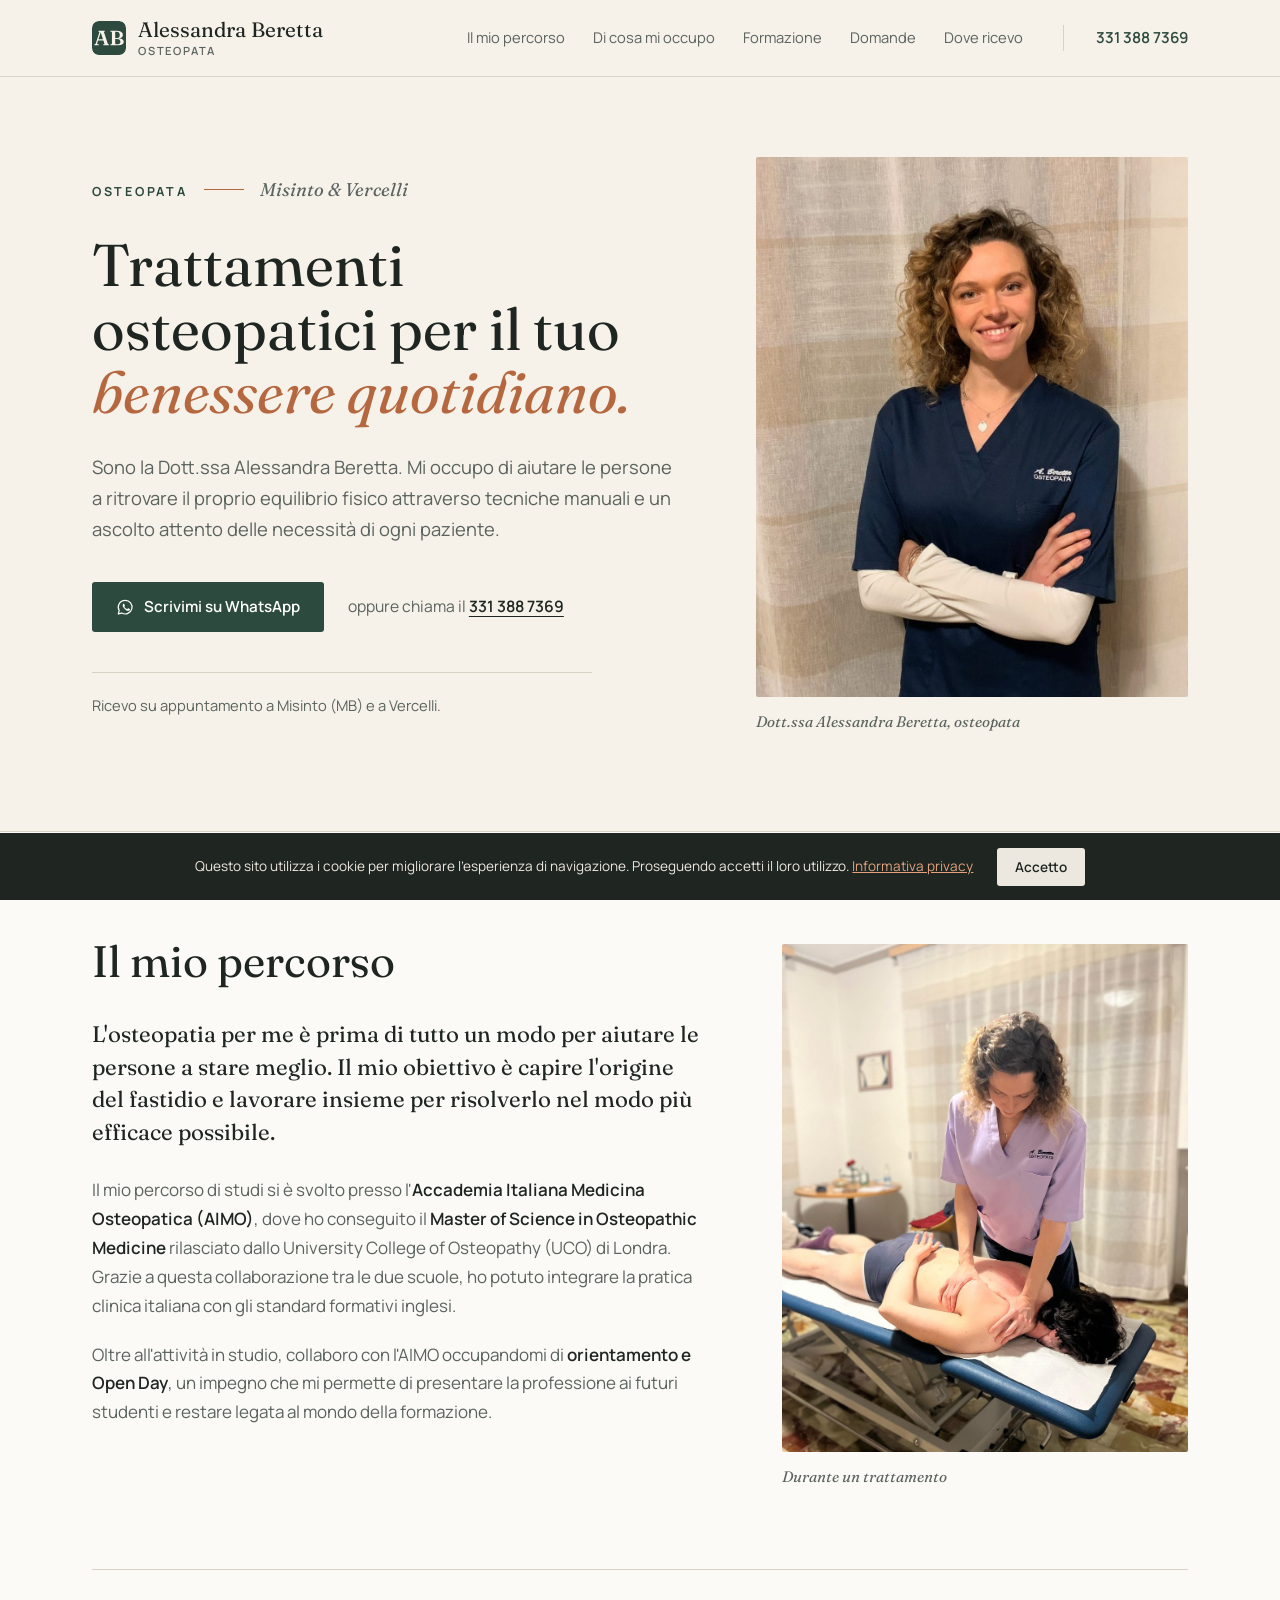
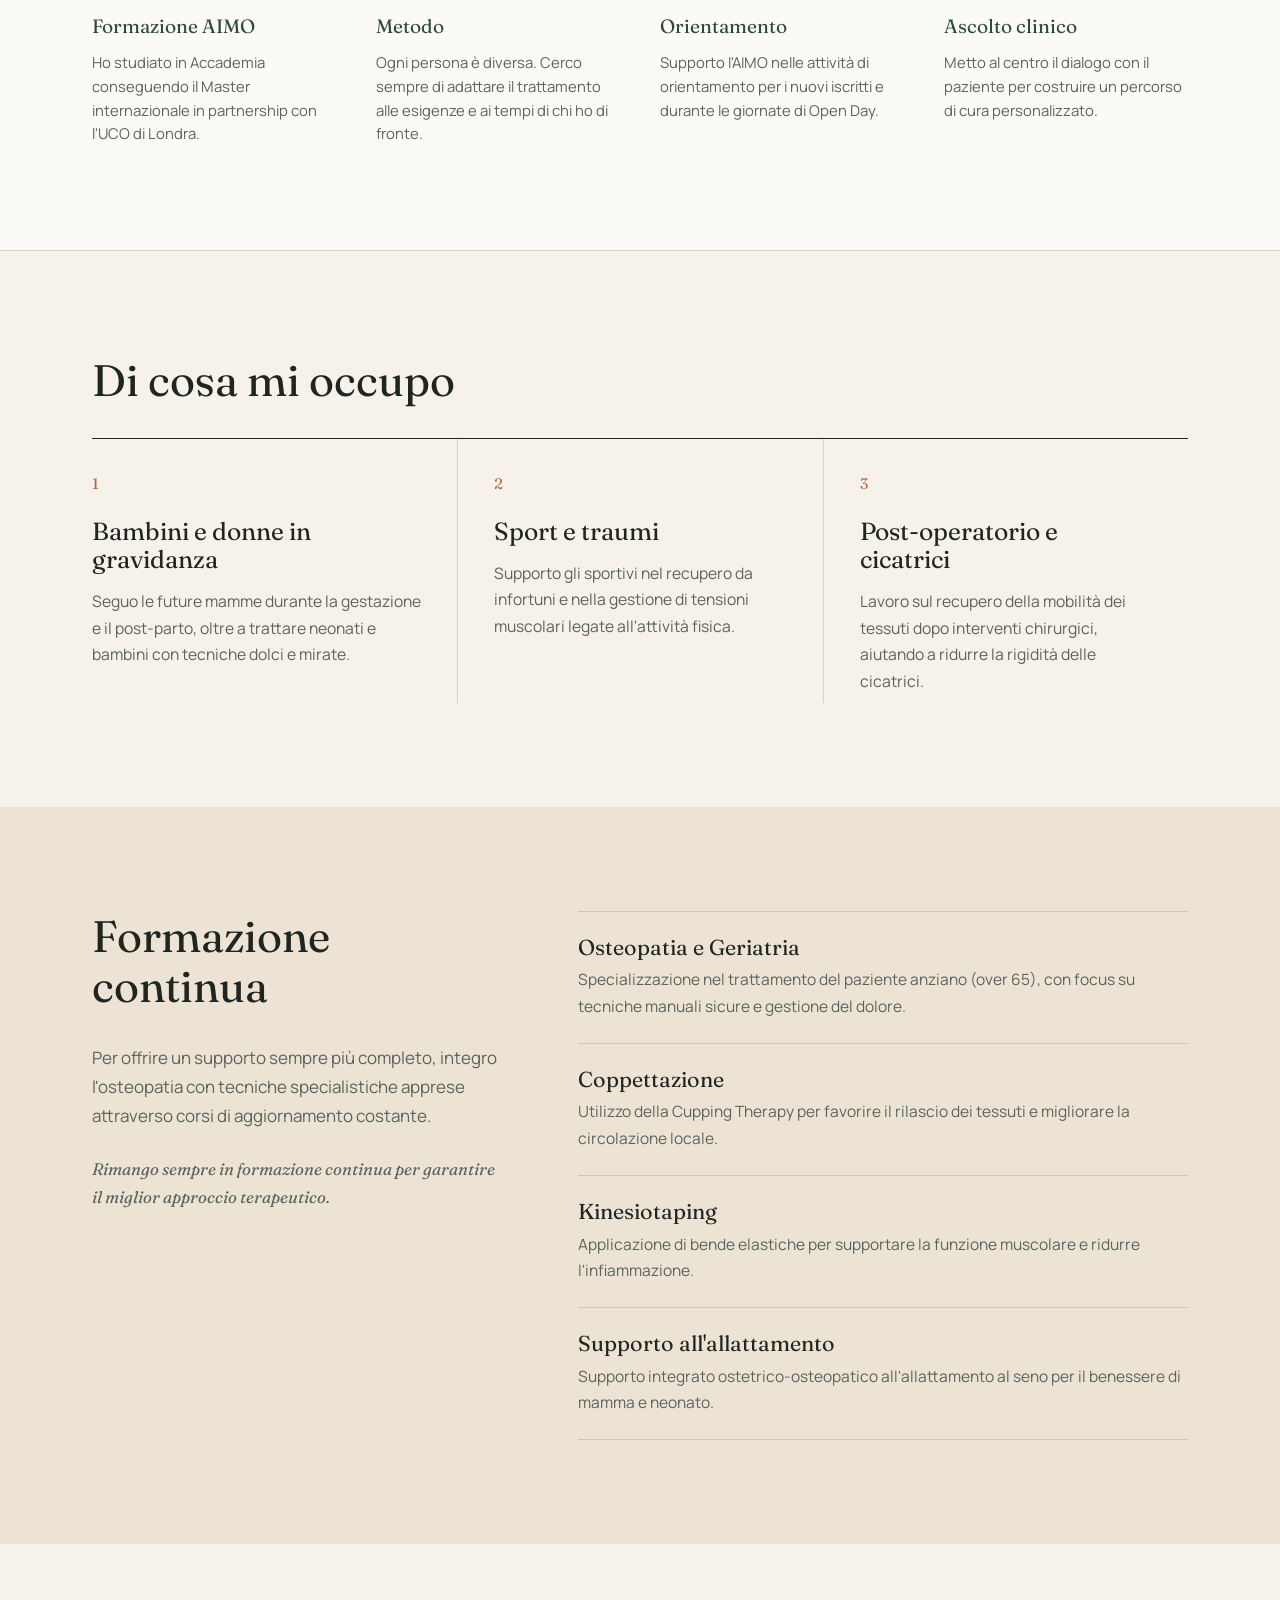
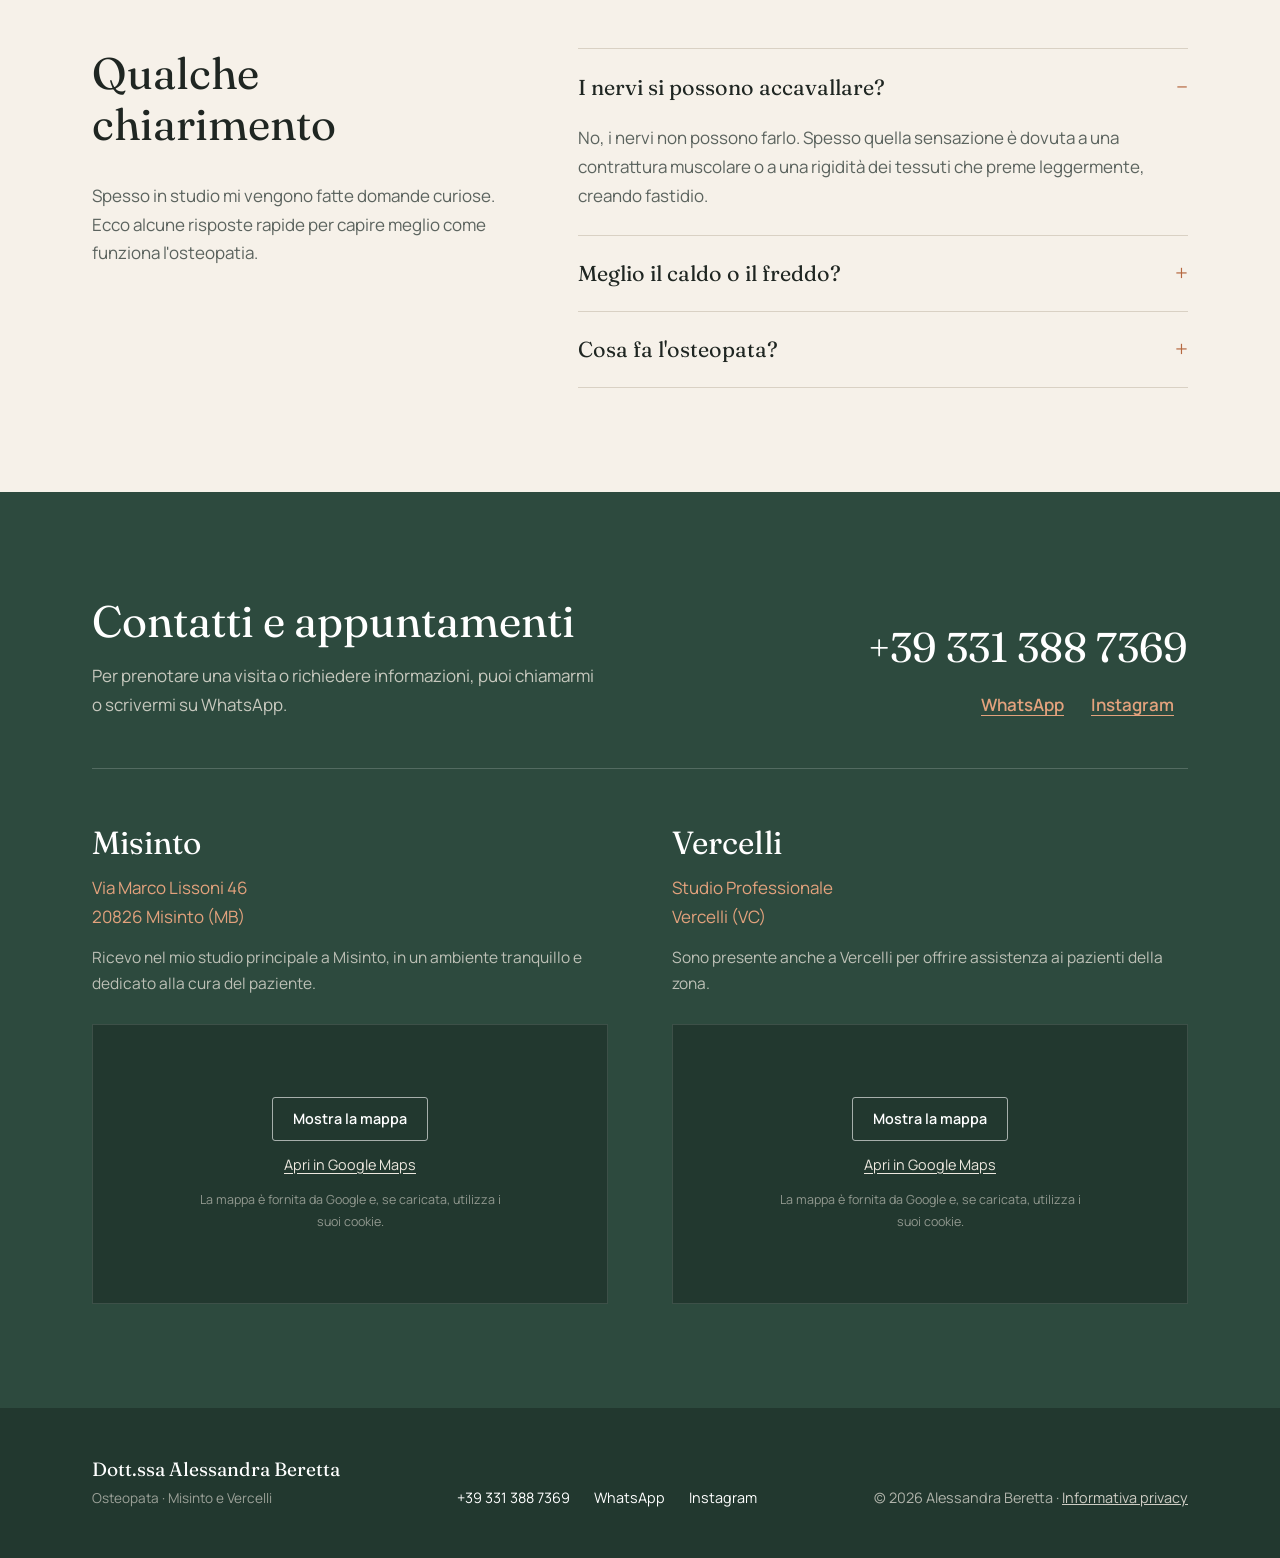
<file: index.html>
<!DOCTYPE html>
<html lang="it">
<head>
    <meta charset="UTF-8">
    <meta name="viewport" content="width=device-width, initial-scale=1.0">
    <title>Dott.ssa Alessandra Beretta | Osteopata Misinto e Vercelli</title>
    <meta name="description" content="Studio di Osteopatia della Dott.ssa Alessandra Beretta. Trattamenti osteopatici personalizzati a Misinto (Monza Brianza) e Vercelli. Specializzata in osteopatia pediatrica, gravidanza, sportivi e post-operatorio.">
    <meta name="keywords" content="Osteopata, Osteopatia, Alessandra Beretta, Dott.ssa Alessandra Beretta, Osteopata Misinto, Osteopata Vercelli, osteopatia pediatrica, gravidanza, sportivi, post-operatorio, benessere, trattamenti osteopatici, Monza Brianza, Vercelli">
    <link rel="icon" href="favicon.ico?v=2" sizes="48x48">
    <link rel="icon" href="favicon.svg" type="image/svg+xml">
    <link rel="apple-touch-icon" href="apple-touch-icon.png">
    <link rel="preconnect" href="https://fonts.googleapis.com">
    <link rel="preconnect" href="https://fonts.gstatic.com" crossorigin>
    <link href="https://fonts.googleapis.com/css2?family=Fraunces:ital,opsz,wght@0,9..144,300..600;1,9..144,300..600&family=Manrope:wght@400;500;600;700&display=swap" rel="stylesheet">
    <meta name="theme-color" content="#F7F2EA">
    <link rel="stylesheet" href="style.css?v=3">

    <!-- Open Graph / Facebook -->
    <meta property="og:type" content="website">
    <meta property="og:url" content="https://www.alessandraberettaosteopata.it/">
    <meta property="og:title" content="Dott.ssa Alessandra Beretta | Osteopata Misinto e Vercelli">
    <meta property="og:description" content="Studio di Osteopatia della Dott.ssa Alessandra Beretta. Trattamenti osteopatici personalizzati a Misinto (Monza Brianza) e Vercelli. Specializzata in osteopatia pediatrica, gravidanza, sportivi e post-operatorio.">
    <meta property="og:image" content="https://www.alessandraberettaosteopata.it/images/trattamento.jpg">

    <!-- Twitter -->
    <meta property="twitter:card" content="summary_large_image">
    <meta property="twitter:url" content="https://www.alessandraberettaosteopata.it/">
    <meta property="twitter:title" content="Dott.ssa Alessandra Beretta | Osteopata Misinto e Vercelli">
    <meta property="twitter:description" content="Studio di Osteopatia della Dott.ssa Alessandra Beretta. Trattamenti osteopatici personalizzati a Misinto (Monza Brianza) e Vercelli. Specializzata in osteopatia pediatrica, gravidanza, sportivi e post-operatorio.">
    <meta property="twitter:image" content="https://www.alessandraberettaosteopata.it/images/trattamento.jpg">

    <!-- JSON-LD Local SEO Schema -->
    <script type="application/ld+json">
    {
      "@context": "https://schema.org",
      "@graph": [
        {
          "@type": "Person",
          "@id": "https://www.alessandraberettaosteopata.it/#person",
          "name": "Dott.ssa Alessandra Beretta",
          "jobTitle": "Osteopata",
          "url": "https://www.alessandraberettaosteopata.it/",
          "image": "https://www.alessandraberettaosteopata.it/images/trattamento.jpg",
          "telephone": "+393313887369",
          "sameAs": [
            "https://instagram.com/osteopata_alessandraberetta"
          ],
          "alumniOf": {
            "@type": "EducationalOrganization",
            "name": "Accademia Italiana Medicina Osteopatica (AIMO)",
            "sameAs": "https://www.aimo-osteopatia.it/"
          },
          "knowsAbout": [
            "Osteopatia",
            "Osteopatia Pediatrica",
            "Trattamento osteopatico in gravidanza",
            "Osteopatia per sportivi",
            "Trattamento post-operatorio e cicatrici",
            "Osteopatia e Geriatria",
            "Coppettazione",
            "Kinesiotaping",
            "Supporto all'allattamento"
          ]
        },
        {
          "@type": "Physician",
          "@id": "https://www.alessandraberettaosteopata.it/#misinto-clinic",
          "name": "Dott.ssa Alessandra Beretta - Studio di Osteopatia Misinto",
          "description": "Studio di Osteopatia della Dott.ssa Alessandra Beretta a Misinto. Trattamenti osteopatici personalizzati per adulti, neonati, donne in gravidanza, sportivi e post-operatorio.",
          "url": "https://www.alessandraberettaosteopata.it/",
          "telephone": "+393313887369",
          "priceRange": "$$",
          "logo": "https://www.alessandraberettaosteopata.it/images/logo-512.png",
          "image": [
            "https://www.alessandraberettaosteopata.it/images/trattamento.jpg",
            "https://www.alessandraberettaosteopata.it/images/alessandra-beretta.jpg"
          ],
          "medicalSpecialty": "Osteopathic",
          "knowsAbout": [
            "Osteopatia pediatrica",
            "Gravidanza",
            "Sportivi",
            "Post-operatorio e cicatrici",
            "Geriatria",
            "Coppettazione",
            "Kinesiotaping"
          ],
          "address": {
            "@type": "PostalAddress",
            "streetAddress": "Via Marco Lissoni 46",
            "addressLocality": "Misinto",
            "addressRegion": "Monza Brianza",
            "postalCode": "20826",
            "addressCountry": "IT"
          },
          "geo": {
            "@type": "GeoCoordinates",
            "latitude": 45.6583949,
            "longitude": 9.0833246
          },
          "founder": {
            "@id": "https://www.alessandraberettaosteopata.it/#person"
          },
          "employee": {
            "@id": "https://www.alessandraberettaosteopata.it/#person"
          }
        },
        {
          "@type": "Physician",
          "@id": "https://www.alessandraberettaosteopata.it/#vercelli-clinic",
          "name": "Dott.ssa Alessandra Beretta - Studio di Osteopatia Vercelli",
          "description": "Studio Professionale di Osteopatia della Dott.ssa Alessandra Beretta a Vercelli. Trattamenti osteopatici personalizzati per adulti, neonati, donne in gravidanza, sportivi e post-operatorio.",
          "url": "https://www.alessandraberettaosteopata.it/",
          "telephone": "+393313887369",
          "priceRange": "$$",
          "logo": "https://www.alessandraberettaosteopata.it/images/logo-512.png",
          "image": [
            "https://www.alessandraberettaosteopata.it/images/trattamento.jpg",
            "https://www.alessandraberettaosteopata.it/images/alessandra-beretta.jpg"
          ],
          "medicalSpecialty": "Osteopathic",
          "knowsAbout": [
            "Osteopatia pediatrica",
            "Gravidanza",
            "Sportivi",
            "Post-operatorio e cicatrici",
            "Geriatria",
            "Coppettazione",
            "Kinesiotaping"
          ],
          "address": {
            "@type": "PostalAddress",
            "streetAddress": "Studio Professionale",
            "addressLocality": "Vercelli",
            "addressRegion": "Vercelli",
            "postalCode": "13100",
            "addressCountry": "IT"
          },
          "geo": {
            "@type": "GeoCoordinates",
            "latitude": 45.3242253,
            "longitude": 8.3888373
          },
          "founder": {
            "@id": "https://www.alessandraberettaosteopata.it/#person"
          },
          "employee": {
            "@id": "https://www.alessandraberettaosteopata.it/#person"
          }
        }
      ]
    }
    </script>
</head>
<body>

    <svg width="0" height="0" style="position:absolute" aria-hidden="true">
        <symbol id="i-wa" viewBox="0 0 24 24"><path fill="none" stroke="currentColor" stroke-width="1.6" stroke-linejoin="round" d="M12 3a9 9 0 0 0-7.8 13.5L3 21l4.6-1.2A9 9 0 1 0 12 3z"/><path fill="currentColor" d="M8.8 8.2c.3-.6.6-.6.9-.6h.6c.2 0 .4 0 .6.5l.8 1.9c.1.2 0 .4-.1.6l-.5.6c-.1.2-.2.3 0 .6a7 7 0 0 0 3.2 2.8c.3.1.4.1.6-.1l.7-.8c.2-.2.4-.2.6-.1l1.8.9c.3.1.4.2.4.4 0 .5-.2 1.3-.9 1.7-.6.4-1.6.6-3.6-.3a10 10 0 0 1-4.3-4c-.9-1.5-.9-2.6-.3-3.3z"/></symbol>
    </svg>

    <a href="#main" class="skip-link">Vai al contenuto</a>

    <header class="site-header">
        <div class="container header-inner">
            <a href="#top" class="brand">
                <img src="favicon.svg" alt="" width="34" height="34">
                <span class="brand-name">Alessandra Beretta <small>Osteopata</small></span>
            </a>
            <nav class="nav-links" id="nav-links" aria-label="Navigazione principale">
                <a href="#percorso">Il mio percorso</a>
                <a href="#cosa-faccio">Di cosa mi occupo</a>
                <a href="#formazione">Formazione</a>
                <a href="#domande">Domande</a>
                <a href="#contatti">Dove ricevo</a>
            </nav>
            <a href="tel:+393313887369" class="header-phone">331 388 7369</a>
            <button type="button" class="nav-toggle" aria-expanded="false" aria-controls="nav-links">Menu</button>
        </div>
    </header>

    <main id="main">

        <section class="hero" id="top">
            <div class="container hero-grid">
                <div class="hero-text">
                    <p class="eyebrow"><span class="eyebrow-role">Osteopata</span><span class="eyebrow-rule" aria-hidden="true"></span><span class="eyebrow-place">Misinto &amp; Vercelli</span></p>
                    <h1>Trattamenti osteopatici per il tuo <em>benessere quotidiano.</em></h1>
                    <p class="lead">Sono la Dott.ssa Alessandra Beretta. Mi occupo di aiutare le persone a ritrovare il proprio equilibrio fisico attraverso tecniche manuali e un ascolto attento delle necessità di ogni paziente.</p>
                    <div class="hero-actions">
                        <a href="https://wa.me/393313887369" target="_blank" rel="noopener" class="btn btn-primary"><svg class="icon" aria-hidden="true"><use href="#i-wa"/></svg>Scrivimi su WhatsApp</a>
                        <span class="hero-call">oppure chiama il <a href="tel:+393313887369">331 388 7369</a></span>
                    </div>
                    <p class="hero-note">Ricevo su appuntamento a Misinto (MB) e a Vercelli.</p>
                </div>
                <figure class="hero-photo">
                    <img src="images/alessandra-beretta.jpg" alt="La Dott.ssa Alessandra Beretta, osteopata" width="1000" height="1243" fetchpriority="high">
                    <figcaption>Dott.ssa Alessandra Beretta, osteopata</figcaption>
                </figure>
            </div>
        </section>

        <section id="percorso" class="bio">
            <div class="container">
                <div class="bio-grid">
                    <div class="bio-text">
                        <h2>Il mio percorso</h2>
                        <p class="bio-intro">L'osteopatia per me è prima di tutto un modo per aiutare le persone a stare meglio. Il mio obiettivo è capire l'origine del fastidio e lavorare insieme per risolverlo nel modo più efficace possibile.</p>
                        <p>Il mio percorso di studi si è svolto presso l'<strong>Accademia Italiana Medicina Osteopatica (AIMO)</strong>, dove ho conseguito il <strong>Master of Science in Osteopathic Medicine</strong> rilasciato dallo University College of Osteopathy (UCO) di Londra. Grazie a questa collaborazione tra le due scuole, ho potuto integrare la pratica clinica italiana con gli standard formativi inglesi.</p>
                        <p>Oltre all'attività in studio, collaboro con l'AIMO occupandomi di <strong>orientamento e Open Day</strong>, un impegno che mi permette di presentare la professione ai futuri studenti e restare legata al mondo della formazione.</p>
                    </div>
                    <figure class="bio-photo">
                        <img src="images/trattamento.jpg" alt="Alessandra Beretta durante un trattamento osteopatico" width="1000" height="1333" loading="lazy">
                        <figcaption>Durante un trattamento</figcaption>
                    </figure>
                </div>

                <dl class="facts">
                    <div>
                        <dt>Formazione AIMO</dt>
                        <dd>Ho studiato in Accademia conseguendo il Master internazionale in partnership con l'UCO di Londra.</dd>
                    </div>
                    <div>
                        <dt>Metodo</dt>
                        <dd>Ogni persona è diversa. Cerco sempre di adattare il trattamento alle esigenze e ai tempi di chi ho di fronte.</dd>
                    </div>
                    <div>
                        <dt>Orientamento</dt>
                        <dd>Supporto l'AIMO nelle attività di orientamento per i nuovi iscritti e durante le giornate di Open Day.</dd>
                    </div>
                    <div>
                        <dt>Ascolto clinico</dt>
                        <dd>Metto al centro il dialogo con il paziente per costruire un percorso di cura personalizzato.</dd>
                    </div>
                </dl>
            </div>
        </section>

        <section id="cosa-faccio" class="services">
            <div class="container">
                <h2>Di cosa mi occupo</h2>
                <div class="services-grid">
                    <article>
                        <span class="num">1</span>
                        <h3>Bambini e donne in gravidanza</h3>
                        <p>Seguo le future mamme durante la gestazione e il post-parto, oltre a trattare neonati e bambini con tecniche dolci e mirate.</p>
                    </article>
                    <article>
                        <span class="num">2</span>
                        <h3>Sport e traumi</h3>
                        <p>Supporto gli sportivi nel recupero da infortuni e nella gestione di tensioni muscolari legate all'attività fisica.</p>
                    </article>
                    <article>
                        <span class="num">3</span>
                        <h3>Post-operatorio e cicatrici</h3>
                        <p>Lavoro sul recupero della mobilità dei tessuti dopo interventi chirurgici, aiutando a ridurre la rigidità delle cicatrici.</p>
                    </article>
                </div>
            </div>
        </section>

        <section id="formazione" class="courses">
            <div class="container courses-grid">
                <div class="courses-intro">
                    <h2>Formazione continua</h2>
                    <p>Per offrire un supporto sempre più completo, integro l'osteopatia con tecniche specialistiche apprese attraverso corsi di aggiornamento costante.</p>
                    <p class="courses-note">Rimango sempre in formazione continua per garantire il miglior approccio terapeutico.</p>
                </div>
                <ul class="courses-list">
                    <li>
                        <h3>Osteopatia e Geriatria</h3>
                        <p>Specializzazione nel trattamento del paziente anziano (over 65), con focus su tecniche manuali sicure e gestione del dolore.</p>
                    </li>
                    <li>
                        <h3>Coppettazione</h3>
                        <p>Utilizzo della Cupping Therapy per favorire il rilascio dei tessuti e migliorare la circolazione locale.</p>
                    </li>
                    <li>
                        <h3>Kinesiotaping</h3>
                        <p>Applicazione di bende elastiche per supportare la funzione muscolare e ridurre l'infiammazione.</p>
                    </li>
                    <li>
                        <h3>Supporto all'allattamento</h3>
                        <p>Supporto integrato ostetrico-osteopatico all'allattamento al seno per il benessere di mamma e neonato.</p>
                    </li>
                </ul>
            </div>
        </section>

        <section id="domande" class="faq">
            <div class="container faq-grid">
                <div class="faq-intro">
                    <h2>Qualche chiarimento</h2>
                    <p>Spesso in studio mi vengono fatte domande curiose. Ecco alcune risposte rapide per capire meglio come funziona l'osteopatia.</p>
                </div>
                <div class="faq-list">
                    <details open>
                        <summary>I nervi si possono accavallare?</summary>
                        <p>No, i nervi non possono farlo. Spesso quella sensazione è dovuta a una contrattura muscolare o a una rigidità dei tessuti che preme leggermente, creando fastidio.</p>
                    </details>
                    <details>
                        <summary>Meglio il caldo o il freddo?</summary>
                        <p>Dipende. Solitamente il freddo si usa subito dopo un trauma (come una botta), mentre il caldo aiuta a rilassare i muscoli quando la tensione è presente da tempo.</p>
                    </details>
                    <details>
                        <summary>Cosa fa l'osteopata?</summary>
                        <p>L'osteopatia è una medicina manuale che guarda alla persona nella sua totalità. L'osteopata non si ferma al sintomo, ma cerca di individuare la causa del dolore attraverso tecniche manuali (manipolazioni, mobilizzazioni, tecniche viscerali) per ripristinare la corretta mobilità e l'equilibrio del corpo.</p>
                    </details>
                </div>
            </div>
        </section>

        <section id="contatti" class="contact">
            <div class="container">
                <div class="contact-top">
                    <div>
                        <h2>Contatti e appuntamenti</h2>
                        <p>Per prenotare una visita o richiedere informazioni, puoi chiamarmi o scrivermi su WhatsApp.</p>
                    </div>
                    <div class="contact-direct">
                        <a href="tel:+393313887369" class="contact-phone">+39 331 388 7369</a>
                        <p class="contact-links">
                            <a href="https://wa.me/393313887369" target="_blank" rel="noopener">WhatsApp</a>
                            <a href="https://instagram.com/osteopata_alessandraberetta" target="_blank" rel="noopener">Instagram</a>
                        </p>
                    </div>
                </div>

                <div class="locations">
                    <div class="location">
                        <h3>Misinto</h3>
                        <p class="address">Via Marco Lissoni 46<br>20826 Misinto (MB)</p>
                        <p>Ricevo nel mio studio principale a Misinto, in un ambiente tranquillo e dedicato alla cura del paziente.</p>
                        <div class="map-wrap" data-map="https://www.google.com/maps/embed?pb=!1m18!1m12!1m3!1d2788.631557457715!2d9.083324676839395!3d45.65839492047545!2m3!1f0!2f0!3f0!3m2!1i1024!2i768!4f13.1!3m3!1m2!1s0x47869680327f9189%3A0x600b396e9527f30a!2sVia%20Marco%20Lissoni%2C%2046%2C%2020826%20Misinto%20MB!5e0!3m2!1sit!2sit!4v1715000000000!5m2!1sit!2sit" data-title="Mappa dello studio di Misinto">
                            <div class="map-placeholder">
                                <button type="button" class="map-load">Mostra la mappa</button>
                                <a href="https://www.google.com/maps/search/?api=1&amp;query=Via+Marco+Lissoni+46+Misinto" target="_blank" rel="noopener">Apri in Google Maps</a>
                                <small>La mappa è fornita da Google e, se caricata, utilizza i suoi cookie.</small>
                            </div>
                        </div>
                    </div>
                    <div class="location">
                        <h3>Vercelli</h3>
                        <p class="address">Studio Professionale<br>Vercelli (VC)</p>
                        <p>Sono presente anche a Vercelli per offrire assistenza ai pazienti della zona.</p>
                        <div class="map-wrap" data-map="https://www.google.com/maps/embed?pb=!1m18!1m12!1m3!1d45124.96585121305!2d8.388837324316404!3d45.32422534571994!2m3!1f0!2f0!3f0!3m2!1i1024!2i768!4f13.1!3m3!1m2!1s0x47864dc08b9816e1%3A0x3b85d038f654f5d2!2sVercelli%20VC!5e0!3m2!1sit!2sit!4v1715000000000!5m2!1sit!2sit" data-title="Mappa di Vercelli">
                            <div class="map-placeholder">
                                <button type="button" class="map-load">Mostra la mappa</button>
                                <a href="https://www.google.com/maps/search/?api=1&amp;query=Vercelli" target="_blank" rel="noopener">Apri in Google Maps</a>
                                <small>La mappa è fornita da Google e, se caricata, utilizza i suoi cookie.</small>
                            </div>
                        </div>
                    </div>
                </div>
            </div>
        </section>
    </main>

    <footer>
        <div class="container footer-inner">
            <p class="footer-name">Dott.ssa Alessandra Beretta<br><span>Osteopata · Misinto e Vercelli</span></p>
            <p class="social-links">
                <a href="tel:+393313887369">+39 331 388 7369</a>
                <a href="https://wa.me/393313887369" target="_blank" rel="noopener">WhatsApp</a>
                <a href="https://instagram.com/osteopata_alessandraberetta" target="_blank" rel="noopener">Instagram</a>
            </p>
            <p class="footer-legal">© <span id="year">2026</span> Alessandra Beretta · <a href="privacy.html">Informativa privacy</a></p>
        </div>
    </footer>

    <div id="cookie-banner" class="cookie-banner" role="dialog" aria-label="Informativa cookie" hidden>
        <p>Questo sito utilizza i cookie per migliorare l'esperienza di navigazione. Proseguendo accetti il loro utilizzo. <a href="privacy.html">Informativa privacy</a></p>
        <button type="button" class="btn-cookie" id="cookie-accept">Accetto</button>
    </div>

    <a href="https://wa.me/393313887369" target="_blank" rel="noopener" class="fab-wa" aria-label="Scrivimi su WhatsApp"><svg class="icon" aria-hidden="true"><use href="#i-wa"/></svg></a>

    <script>
        (function () {
            var banner = document.getElementById('cookie-banner');
            var accepted = false;
            try { accepted = localStorage.getItem('cookiesAccepted') === 'true'; } catch (e) {}
            if (!accepted) banner.hidden = false;
            document.getElementById('cookie-accept').addEventListener('click', function () {
                banner.hidden = true;
                try { localStorage.setItem('cookiesAccepted', 'true'); } catch (e) {}
            });

            document.getElementById('year').textContent = new Date().getFullYear();

            var header = document.querySelector('.site-header');
            var toggle = document.querySelector('.nav-toggle');
            toggle.addEventListener('click', function () {
                var open = header.classList.toggle('open');
                toggle.setAttribute('aria-expanded', open);
                toggle.textContent = open ? 'Chiudi' : 'Menu';
            });
            document.querySelectorAll('.nav-links a').forEach(function (a) {
                a.addEventListener('click', function () {
                    header.classList.remove('open');
                    toggle.setAttribute('aria-expanded', 'false');
                    toggle.textContent = 'Menu';
                });
            });

            document.querySelectorAll('.map-load').forEach(function (btn) {
                btn.addEventListener('click', function () {
                    var wrap = btn.closest('.map-wrap');
                    var iframe = document.createElement('iframe');
                    iframe.src = wrap.dataset.map;
                    iframe.title = wrap.dataset.title;
                    iframe.loading = 'lazy';
                    iframe.allowFullscreen = true;
                    iframe.referrerPolicy = 'no-referrer-when-downgrade';
                    wrap.innerHTML = '';
                    wrap.appendChild(iframe);
                });
            });
        })();
    </script>

</body>
</html>
</file>
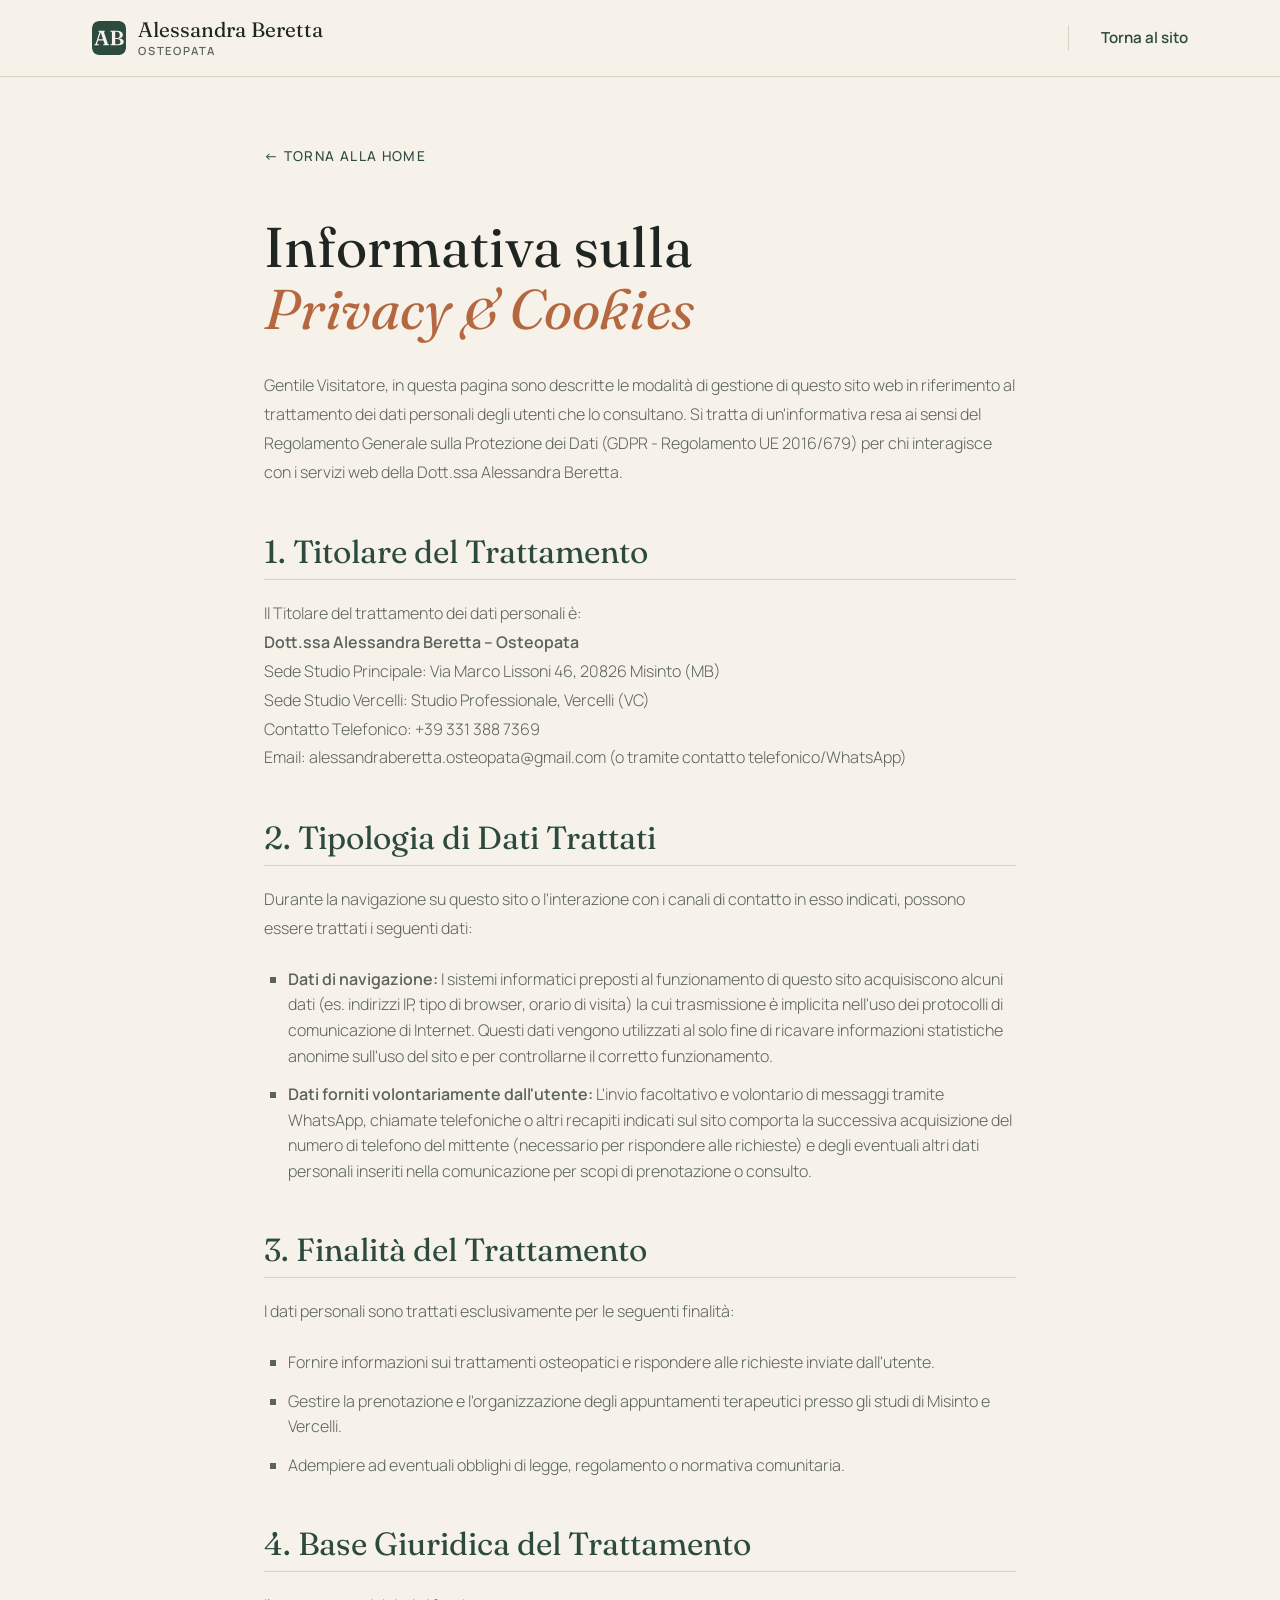
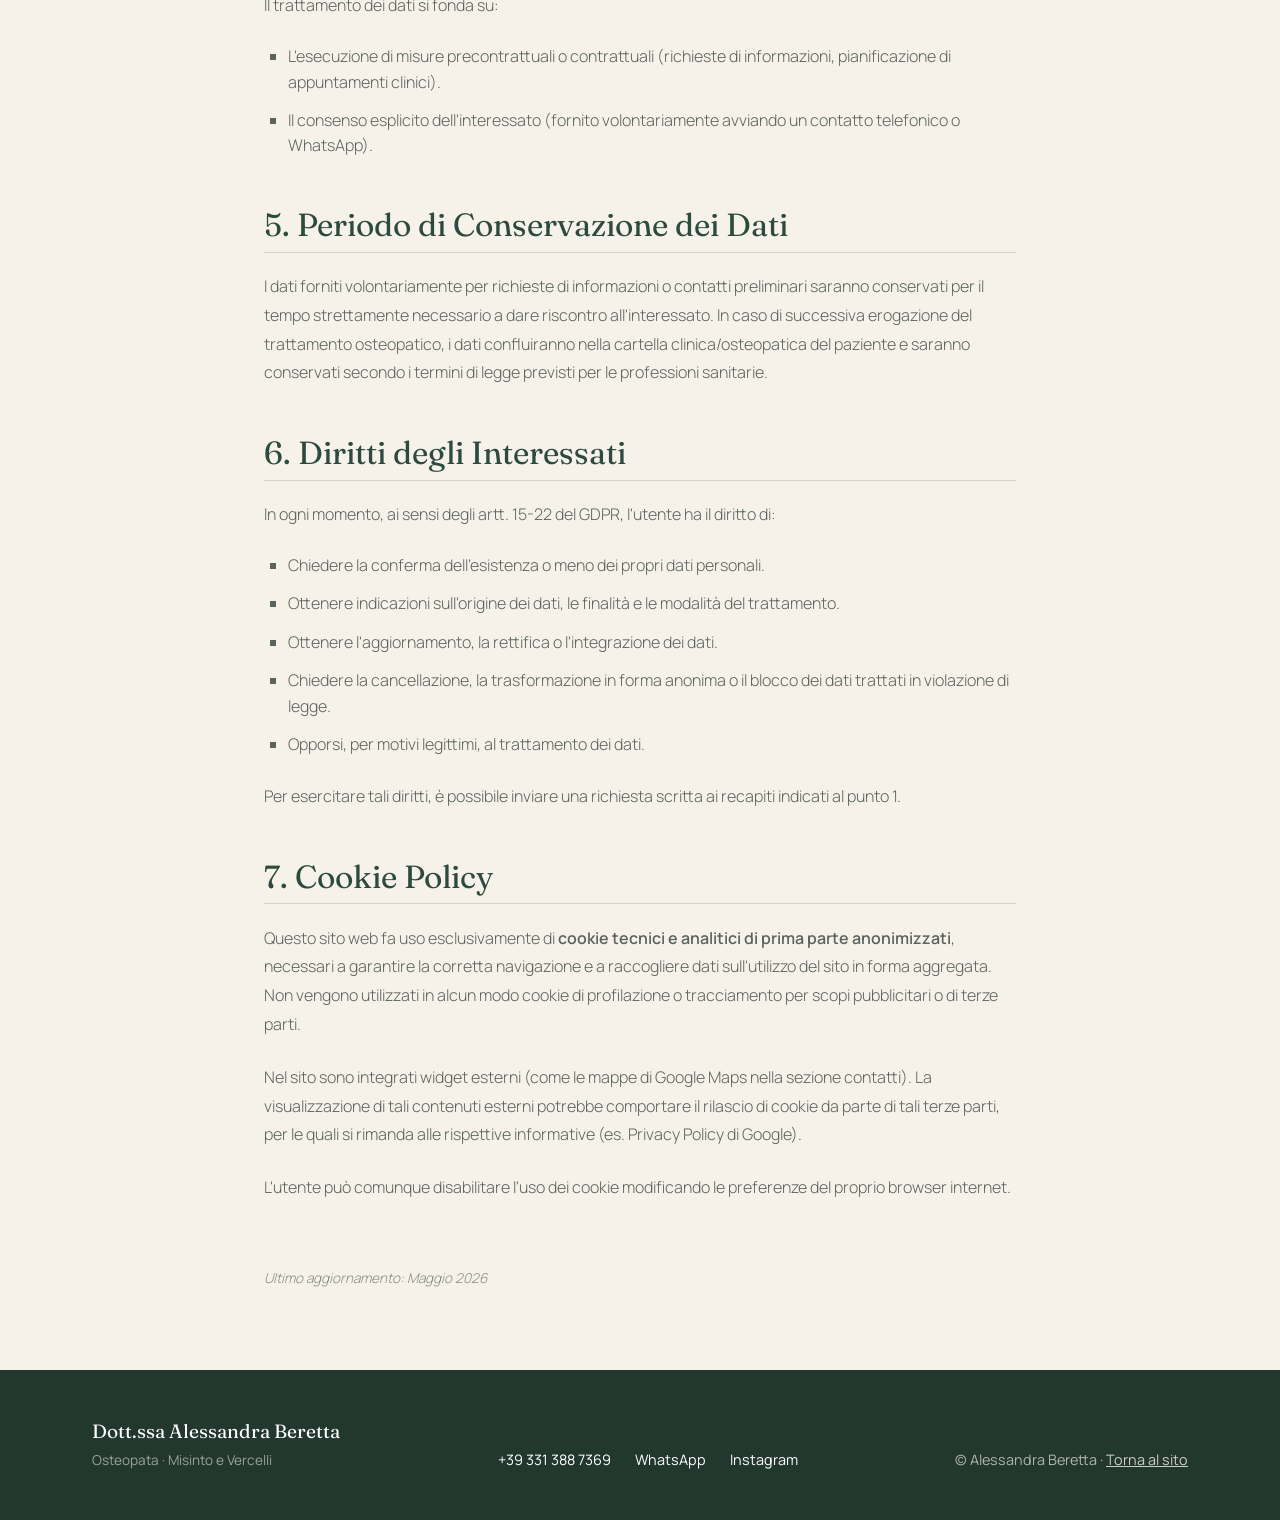
<file: privacy.html>
<!DOCTYPE html>
<html lang="it">
<head>
    <meta charset="UTF-8">
    <meta name="viewport" content="width=device-width, initial-scale=1.0">
    <title>Informativa Privacy e Cookie | Dott.ssa Alessandra Beretta</title>
    <meta name="robots" content="noindex, follow">
    <link rel="icon" href="favicon.ico?v=2" sizes="48x48">
    <link rel="icon" href="favicon.svg" type="image/svg+xml">
    <link rel="apple-touch-icon" href="apple-touch-icon.png">
    <link rel="preconnect" href="https://fonts.googleapis.com">
    <link rel="preconnect" href="https://fonts.gstatic.com" crossorigin>
    <link href="https://fonts.googleapis.com/css2?family=Fraunces:ital,opsz,wght@0,9..144,300..600;1,9..144,300..600&family=Manrope:wght@400;500;600;700&display=swap" rel="stylesheet">
    <link rel="stylesheet" href="style.css?v=3">
    
    <style>
        .privacy-content {
            max-width: 800px;
            margin: 4rem auto 5rem auto;
            padding: 0 1.5rem;
        }

        .privacy-content h1 {
            font-family: var(--font-serif);
            font-size: 3.5rem;
            line-height: 1.1;
            margin-bottom: 2rem;
            font-weight: 400;
            color: var(--text-primary);
        }

        .privacy-content h1 span {
            display: block;
            font-style: italic;
            color: var(--accent-gold);
        }

        .privacy-content h2 {
            font-family: var(--font-serif);
            font-size: 2rem;
            margin-top: 3rem;
            margin-bottom: 1.2rem;
            font-weight: 400;
            color: var(--accent-sage-dark);
            border-bottom: 1px solid var(--border-color);
            padding-bottom: 0.5rem;
        }

        .privacy-content p {
            font-size: 1rem;
            color: var(--text-secondary);
            margin-bottom: 1.5rem;
            line-height: 1.8;
            font-weight: 300;
        }

        .privacy-content ul {
            margin-bottom: 1.5rem;
            padding-left: 1.5rem;
            list-style-type: square;
        }

        .privacy-content li {
            font-size: 1rem;
            color: var(--text-secondary);
            margin-bottom: 0.8rem;
            line-height: 1.6;
            font-weight: 300;
        }

        .back-link {
            display: inline-flex;
            align-items: center;
            text-decoration: none;
            color: var(--accent-sage-dark);
            font-size: 0.85rem;
            font-weight: 500;
            text-transform: uppercase;
            letter-spacing: 0.1em;
            margin-bottom: 3rem;
            transition: var(--transition);
        }

        .back-link:hover {
            color: var(--text-primary);
            transform: translateX(-5px);
        }

        @media (max-width: 768px) {
            .privacy-content h1 {
                font-size: 2.5rem;
            }
            .privacy-content h2 {
                font-size: 1.6rem;
            }
        }
    </style>
</head>
<body>

    <header class="site-header">
        <div class="container header-inner">
            <a href="index.html" class="brand">
                <img src="favicon.svg" alt="" width="34" height="34">
                <span class="brand-name">Alessandra Beretta <small>Osteopata</small></span>
            </a>
            <a href="index.html" class="header-phone">Torna al sito</a>
        </div>
    </header>

    <main class="privacy-content">
        <a href="index.html" class="back-link">← Torna alla Home</a>
        
        <h1>Informativa sulla <span>Privacy & Cookies</span></h1>
        
        <p>Gentile Visitatore, in questa pagina sono descritte le modalità di gestione di questo sito web in riferimento al trattamento dei dati personali degli utenti che lo consultano. Si tratta di un'informativa resa ai sensi del Regolamento Generale sulla Protezione dei Dati (GDPR - Regolamento UE 2016/679) per chi interagisce con i servizi web della Dott.ssa Alessandra Beretta.</p>
        
        <h2>1. Titolare del Trattamento</h2>
        <p>Il Titolare del trattamento dei dati personali è:<br>
        <strong>Dott.ssa Alessandra Beretta – Osteopata</strong><br>
        Sede Studio Principale: Via Marco Lissoni 46, 20826 Misinto (MB)<br>
        Sede Studio Vercelli: Studio Professionale, Vercelli (VC)<br>
        Contatto Telefonico: +39 331 388 7369<br>
        Email: alessandraberetta.osteopata@gmail.com (o tramite contatto telefonico/WhatsApp)
        </p>

        <h2>2. Tipologia di Dati Trattati</h2>
        <p>Durante la navigazione su questo sito o l'interazione con i canali di contatto in esso indicati, possono essere trattati i seguenti dati:</p>
        <ul>
            <li><strong>Dati di navigazione:</strong> I sistemi informatici preposti al funzionamento di questo sito acquisiscono alcuni dati (es. indirizzi IP, tipo di browser, orario di visita) la cui trasmissione è implicita nell'uso dei protocolli di comunicazione di Internet. Questi dati vengono utilizzati al solo fine di ricavare informazioni statistiche anonime sull'uso del sito e per controllarne il corretto funzionamento.</li>
            <li><strong>Dati forniti volontariamente dall'utente:</strong> L'invio facoltativo e volontario di messaggi tramite WhatsApp, chiamate telefoniche o altri recapiti indicati sul sito comporta la successiva acquisizione del numero di telefono del mittente (necessario per rispondere alle richieste) e degli eventuali altri dati personali inseriti nella comunicazione per scopi di prenotazione o consulto.</li>
        </ul>

        <h2>3. Finalità del Trattamento</h2>
        <p>I dati personali sono trattati esclusivamente per le seguenti finalità:</p>
        <ul>
            <li>Fornire informazioni sui trattamenti osteopatici e rispondere alle richieste inviate dall'utente.</li>
            <li>Gestire la prenotazione e l'organizzazione degli appuntamenti terapeutici presso gli studi di Misinto e Vercelli.</li>
            <li>Adempiere ad eventuali obblighi di legge, regolamento o normativa comunitaria.</li>
        </ul>

        <h2>4. Base Giuridica del Trattamento</h2>
        <p>Il trattamento dei dati si fonda su:</p>
        <ul>
            <li>L'esecuzione di misure precontrattuali o contrattuali (richieste di informazioni, pianificazione di appuntamenti clinici).</li>
            <li>Il consenso esplicito dell'interessato (fornito volontariamente avviando un contatto telefonico o WhatsApp).</li>
        </ul>

        <h2>5. Periodo di Conservazione dei Dati</h2>
        <p>I dati forniti volontariamente per richieste di informazioni o contatti preliminari saranno conservati per il tempo strettamente necessario a dare riscontro all'interessato. In caso di successiva erogazione del trattamento osteopatico, i dati confluiranno nella cartella clinica/osteopatica del paziente e saranno conservati secondo i termini di legge previsti per le professioni sanitarie.</p>

        <h2>6. Diritti degli Interessati</h2>
        <p>In ogni momento, ai sensi degli artt. 15-22 del GDPR, l'utente ha il diritto di:</p>
        <ul>
            <li>Chiedere la conferma dell'esistenza o meno dei propri dati personali.</li>
            <li>Ottenere indicazioni sull'origine dei dati, le finalità e le modalità del trattamento.</li>
            <li>Ottenere l'aggiornamento, la rettifica o l'integrazione dei dati.</li>
            <li>Chiedere la cancellazione, la trasformazione in forma anonima o il blocco dei dati trattati in violazione di legge.</li>
            <li>Opporsi, per motivi legittimi, al trattamento dei dati.</li>
        </ul>
        <p>Per esercitare tali diritti, è possibile inviare una richiesta scritta ai recapiti indicati al punto 1.</p>

        <h2>7. Cookie Policy</h2>
        <p>Questo sito web fa uso esclusivamente di <strong>cookie tecnici e analitici di prima parte anonimizzati</strong>, necessari a garantire la corretta navigazione e a raccogliere dati sull'utilizzo del sito in forma aggregata. Non vengono utilizzati in alcun modo cookie di profilazione o tracciamento per scopi pubblicitari o di terze parti.</p>
        <p>Nel sito sono integrati widget esterni (come le mappe di Google Maps nella sezione contatti). La visualizzazione di tali contenuti esterni potrebbe comportare il rilascio di cookie da parte di tali terze parti, per le quali si rimanda alle rispettive informative (es. Privacy Policy di Google).</p>
        <p>L'utente può comunque disabilitare l'uso dei cookie modificando le preferenze del proprio browser internet.</p>
        
        <p style="margin-top: 4rem; font-size: 0.85rem; opacity: 0.7; font-style: italic;">Ultimo aggiornamento: Maggio 2026</p>
    </main>

    <footer>
        <div class="container footer-inner">
            <p class="footer-name">Dott.ssa Alessandra Beretta<br><span>Osteopata · Misinto e Vercelli</span></p>
            <p class="social-links">
                <a href="tel:+393313887369">+39 331 388 7369</a>
                <a href="https://wa.me/393313887369" target="_blank" rel="noopener">WhatsApp</a>
                <a href="https://instagram.com/osteopata_alessandraberetta" target="_blank" rel="noopener">Instagram</a>
            </p>
            <p class="footer-legal">© Alessandra Beretta · <a href="index.html">Torna al sito</a></p>
        </div>
    </footer>

</body>
</html>
</file>
<file: style.css>
/* Alessandra Beretta – Osteopata */

:root {
    --cream: #F6F1E9;
    --paper: #FCFAF6;
    --sand: #ECE3D5;
    --ink: #1F2622;
    --muted: #5B635E;
    --forest: #2D4A3E;
    --forest-deep: #22382F;
    --clay: #B5683F;
    --clay-light: #E3A27D;
    --line: #D9D1C4;

    /* used by privacy.html */
    --bg-primary: var(--cream);
    --bg-secondary: var(--sand);
    --text-primary: var(--ink);
    --text-secondary: var(--muted);
    --accent-sage: #8FA897;
    --accent-sage-dark: var(--forest);
    --accent-gold: var(--clay);
    --border-color: var(--line);
    --white: #FFFFFF;
    --transition: color 0.2s, background-color 0.2s, border-color 0.2s;

    --font-serif: 'Fraunces', Georgia, 'Times New Roman', serif;
    --font-sans: 'Manrope', system-ui, -apple-system, 'Segoe UI', sans-serif;
}

* { margin: 0; padding: 0; box-sizing: border-box; }

html { scroll-padding-top: 90px; }

body {
    background: var(--cream);
    color: var(--ink);
    font-family: var(--font-sans);
    font-size: 1.0625rem;
    line-height: 1.7;
    -webkit-font-smoothing: antialiased;
}

img { display: block; max-width: 100%; height: auto; }

a { color: inherit; }

h1, h2, h3 {
    font-family: var(--font-serif);
    font-weight: 400;
    line-height: 1.15;
}

h2 {
    font-size: clamp(2rem, 3.6vw, 2.75rem);
    margin-bottom: 2rem;
}

strong { font-weight: 600; }

.icon { width: 1.2em; height: 1.2em; flex-shrink: 0; }

.container {
    width: 100%;
    max-width: 1160px;
    margin: 0 auto;
    padding: 0 2rem;
}

section { padding: 6.5rem 0; }

.skip-link {
    position: absolute;
    left: 1rem;
    top: -100px;
    background: var(--forest);
    color: #fff;
    padding: 0.5rem 1rem;
    z-index: 3000;
}
.skip-link:focus { top: 1rem; }

:focus-visible { outline: 2px solid var(--clay); outline-offset: 2px; }

/* ---------- Buttons ---------- */
.btn {
    display: inline-flex;
    align-items: center;
    gap: 0.6rem;
    min-height: 50px;
    padding: 0 1.5rem;
    border-radius: 3px;
    font-family: var(--font-sans);
    font-size: 0.95rem;
    font-weight: 600;
    text-decoration: none;
    transition: background-color 0.2s;
}
.btn-primary { background: var(--forest); color: #fff; }
.btn-primary:hover { background: var(--forest-deep); }

/* ---------- Header ---------- */
.site-header {
    position: sticky;
    top: 0;
    z-index: 1000;
    background: var(--cream);
    border-bottom: 1px solid var(--line);
}
.header-inner {
    display: flex;
    align-items: center;
    gap: 2.5rem;
    height: 76px;
}
.brand {
    display: flex;
    align-items: center;
    gap: 0.75rem;
    text-decoration: none;
    color: var(--ink);
    margin-right: auto;
}
.brand img { border-radius: 7px; }
.brand-name {
    font-family: var(--font-serif);
    font-size: 1.3rem;
    line-height: 1.1;
}
.brand-name small {
    display: block;
    font-family: var(--font-sans);
    font-size: 0.7rem;
    font-weight: 600;
    letter-spacing: 0.16em;
    text-transform: uppercase;
    color: var(--muted);
    margin-top: 0.2rem;
}
.nav-links { display: flex; gap: 1.75rem; }
.nav-links a {
    font-size: 0.92rem;
    color: var(--muted);
    text-decoration: none;
    transition: color 0.2s;
}
.nav-links a:hover { color: var(--ink); }
.header-phone {
    font-weight: 600;
    font-size: 0.95rem;
    color: var(--forest);
    text-decoration: none;
    padding-left: 2rem;
    border-left: 1px solid var(--line);
    white-space: nowrap;
}
.header-phone:hover { text-decoration: underline; text-underline-offset: 4px; }
.nav-toggle {
    display: none;
    background: none;
    border: 1px solid var(--ink);
    border-radius: 3px;
    padding: 0 0.9rem;
    min-height: 40px;
    font-family: var(--font-sans);
    font-size: 0.85rem;
    font-weight: 600;
    color: var(--ink);
    cursor: pointer;
}

/* ---------- Hero ---------- */
.hero { padding: 5rem 0 6rem; }
.hero-grid {
    display: grid;
    grid-template-columns: 1.15fr 0.85fr;
    gap: 5rem;
    align-items: center;
}

.eyebrow {
    display: flex;
    flex-wrap: wrap;
    align-items: baseline;
    gap: 0.35rem 1rem;
    margin-bottom: 1.75rem;
    color: var(--forest);
}
.eyebrow-role {
    font-size: 0.78rem;
    font-weight: 700;
    letter-spacing: 0.22em;
    text-transform: uppercase;
}
.eyebrow-rule {
    align-self: center;
    width: 40px;
    height: 1px;
    background: var(--clay);
}
.eyebrow-place {
    font-family: var(--font-serif);
    font-style: italic;
    font-size: 1.15rem;
    color: var(--muted);
}

.hero h1 {
    font-size: clamp(2.4rem, 4.6vw, 3.9rem);
    line-height: 1.08;
    margin-bottom: 1.75rem;
}
.hero h1 em {
    display: block;
    font-style: italic;
    color: var(--clay);
}
.lead {
    font-size: 1.15rem;
    color: var(--muted);
    max-width: 34em;
    margin-bottom: 2.25rem;
}
.hero-actions {
    display: flex;
    flex-wrap: wrap;
    align-items: center;
    gap: 1rem 1.5rem;
}
.hero-call { color: var(--muted); font-size: 0.98rem; }
.hero-call a { color: var(--ink); font-weight: 600; text-underline-offset: 4px; }
.hero-note {
    margin-top: 2.5rem;
    padding-top: 1.25rem;
    border-top: 1px solid var(--line);
    font-size: 0.92rem;
    color: var(--muted);
    max-width: 34em;
}

figure img { border-radius: 2px; }
figcaption {
    margin-top: 0.75rem;
    font-family: var(--font-serif);
    font-style: italic;
    font-size: 0.95rem;
    color: var(--muted);
}
.hero-photo img { width: 100%; aspect-ratio: 4 / 5; object-fit: cover; object-position: center 20%; }

/* ---------- Bio ---------- */
.bio { background: var(--paper); border-top: 1px solid var(--line); }
.bio-grid {
    display: grid;
    grid-template-columns: 1.2fr 0.8fr;
    gap: 5rem;
    align-items: start;
}
.bio-text p { color: var(--muted); margin-bottom: 1.25rem; max-width: 36em; }
.bio-text p strong { color: var(--ink); }
.bio-text .bio-intro {
    font-family: var(--font-serif);
    font-size: 1.4rem;
    line-height: 1.45;
    color: var(--ink);
    margin-bottom: 1.75rem;
}
.bio-photo { margin-top: 0.5rem; }
.bio-photo img { width: 100%; aspect-ratio: 4 / 5; object-fit: cover; }

.facts {
    display: grid;
    grid-template-columns: repeat(4, 1fr);
    gap: 2.5rem;
    margin-top: 5rem;
    padding-top: 2.5rem;
    border-top: 1px solid var(--line);
}
.facts dt {
    font-family: var(--font-serif);
    font-size: 1.2rem;
    color: var(--forest);
    margin-bottom: 0.5rem;
}
.facts dd { font-size: 0.93rem; line-height: 1.6; color: var(--muted); }

/* ---------- Services ---------- */
.services { border-top: 1px solid var(--line); }
.services-grid {
    display: grid;
    grid-template-columns: repeat(3, 1fr);
    border-top: 1px solid var(--ink);
}
.services-grid article {
    padding: 2rem 2.25rem 0.5rem 0;
}
.services-grid article + article {
    padding-left: 2.25rem;
    border-left: 1px solid var(--line);
}
.num {
    display: block;
    font-family: var(--font-serif);
    font-size: 0.95rem;
    color: var(--clay);
    margin-bottom: 1.25rem;
}
.services-grid h3 { font-size: 1.55rem; margin-bottom: 0.9rem; }
.services-grid p { color: var(--muted); font-size: 0.98rem; }

/* ---------- Courses ---------- */
.courses { background: var(--sand); }
.courses-grid {
    display: grid;
    grid-template-columns: 0.8fr 1.2fr;
    gap: 5rem;
    align-items: start;
}
.courses-intro p { color: var(--muted); }
.courses-note {
    margin-top: 1.5rem;
    font-family: var(--font-serif);
    font-style: italic;
    font-size: 1.05rem;
}
.courses-list { list-style: none; }
.courses-list li {
    padding: 1.5rem 0;
    border-bottom: 1px solid rgba(31, 38, 34, 0.15);
}
.courses-list li:first-child { border-top: 1px solid rgba(31, 38, 34, 0.15); }
.courses-list h3 { font-size: 1.35rem; margin-bottom: 0.35rem; }
.courses-list p { color: var(--muted); font-size: 0.97rem; }

/* ---------- FAQ ---------- */
.faq-grid {
    display: grid;
    grid-template-columns: 0.8fr 1.2fr;
    gap: 5rem;
    align-items: start;
}
.faq-intro p { color: var(--muted); }
details { border-bottom: 1px solid var(--line); }
details:first-child { border-top: 1px solid var(--line); }
summary {
    list-style: none;
    display: flex;
    justify-content: space-between;
    align-items: baseline;
    gap: 1.5rem;
    padding: 1.4rem 0;
    font-family: var(--font-serif);
    font-size: 1.35rem;
    line-height: 1.3;
    cursor: pointer;
}
summary::-webkit-details-marker { display: none; }
summary::after {
    content: '+';
    font-family: var(--font-sans);
    font-size: 1.4rem;
    font-weight: 300;
    color: var(--clay);
}
details[open] summary::after { content: '−'; }
summary:hover { color: var(--forest); }
details p { padding-bottom: 1.5rem; color: var(--muted); max-width: 40em; }

/* ---------- Contact ---------- */
.contact { background: var(--forest); color: #EDE8DF; }
.contact h2, .contact h3 { color: #fff; }
.contact-top {
    display: grid;
    grid-template-columns: 1fr 1fr;
    gap: 3rem;
    align-items: end;
    padding-bottom: 3rem;
    margin-bottom: 3.5rem;
    border-bottom: 1px solid rgba(255, 255, 255, 0.18);
}
.contact-top h2 { margin-bottom: 1rem; }
.contact-top p { color: rgba(237, 232, 223, 0.8); max-width: 30em; }
.contact-direct { text-align: right; }
.contact-phone {
    font-family: var(--font-serif);
    font-size: clamp(1.8rem, 3.4vw, 2.6rem);
    color: #fff;
    text-decoration: none;
    white-space: nowrap;
}
.contact-phone:hover { text-decoration: underline; text-underline-offset: 6px; text-decoration-thickness: 1px; }
.contact-links { margin-top: 0.5rem; }
.contact-links a {
    color: var(--clay-light);
    font-weight: 600;
    margin-left: 1.5rem;
    text-underline-offset: 4px;
}

.locations { display: grid; grid-template-columns: 1fr 1fr; gap: 4rem; }
.location h3 { font-size: 2rem; margin-bottom: 0.75rem; }
.address { color: var(--clay-light); margin-bottom: 0.75rem; }
.location p:not(.address) { color: rgba(237, 232, 223, 0.75); font-size: 0.97rem; }

.map-wrap {
    margin-top: 1.75rem;
    height: 280px;
    background: var(--forest-deep);
    border: 1px solid rgba(255, 255, 255, 0.12);
}
.map-wrap iframe { width: 100%; height: 100%; border: 0; display: block; }
.map-placeholder {
    height: 100%;
    display: flex;
    flex-direction: column;
    align-items: center;
    justify-content: center;
    gap: 0.75rem;
    padding: 1.5rem;
    text-align: center;
}
.map-load {
    background: transparent;
    border: 1px solid rgba(255, 255, 255, 0.6);
    border-radius: 3px;
    color: #fff;
    min-height: 44px;
    padding: 0 1.25rem;
    font-family: var(--font-sans);
    font-size: 0.9rem;
    font-weight: 600;
    cursor: pointer;
}
.map-load:hover { background: rgba(255, 255, 255, 0.08); }
.map-placeholder a { color: #EDE8DF; font-size: 0.9rem; text-underline-offset: 3px; }
.map-placeholder small { font-size: 0.78rem; color: rgba(237, 232, 223, 0.55); max-width: 26em; }

/* ---------- Footer ---------- */
footer {
    background: var(--forest-deep);
    color: rgba(237, 232, 223, 0.7);
    padding: 3rem 0;
    font-size: 0.9rem;
}
.footer-inner {
    display: flex;
    flex-wrap: wrap;
    justify-content: space-between;
    align-items: flex-end;
    gap: 1.5rem 3rem;
}
.footer-name { font-family: var(--font-serif); font-size: 1.2rem; color: #fff; line-height: 1.4; }
.footer-name span { font-family: var(--font-sans); font-size: 0.85rem; color: rgba(237, 232, 223, 0.6); }
.social-links { display: flex; flex-wrap: wrap; gap: 0.5rem 1.5rem; }
.social-links a { color: #fff; text-decoration: none; }
.social-links a:hover { text-decoration: underline; text-underline-offset: 4px; }
.footer-legal a { color: rgba(237, 232, 223, 0.85); }

/* ---------- WhatsApp button (mobile) ---------- */
.fab-wa {
    position: fixed;
    right: 1rem;
    bottom: 1rem;
    width: 54px;
    height: 54px;
    border-radius: 50%;
    display: none;
    align-items: center;
    justify-content: center;
    background: #25D366;
    color: #fff;
    box-shadow: 0 4px 12px rgba(0, 0, 0, 0.25);
    z-index: 900;
}
.fab-wa .icon { width: 28px; height: 28px; }

/* ---------- Cookie banner ---------- */
.cookie-banner {
    position: fixed;
    left: 0;
    right: 0;
    bottom: 0;
    display: flex;
    align-items: center;
    justify-content: center;
    gap: 1.5rem;
    padding: 0.9rem 2rem;
    background: var(--ink);
    color: #EDE8DF;
    z-index: 2000;
}
.cookie-banner[hidden] { display: none; }
.cookie-banner p { font-size: 0.85rem; line-height: 1.5; }
.cookie-banner a { color: var(--clay-light); }
.btn-cookie {
    flex-shrink: 0;
    min-height: 38px;
    padding: 0 1.1rem;
    border: 0;
    border-radius: 3px;
    background: #EDE8DF;
    color: var(--ink);
    font-family: var(--font-sans);
    font-weight: 600;
    font-size: 0.85rem;
    cursor: pointer;
}
.btn-cookie:hover { background: #fff; }

/* ---------- Responsive ---------- */
@media (max-width: 1080px) {
    .header-inner { gap: 1.5rem; }
    .nav-links { gap: 1.25rem; }
    .nav-links a { font-size: 0.87rem; }
    .header-phone { padding-left: 1.5rem; }
}

@media (max-width: 920px) {
    section { padding: 4.5rem 0; }
    .container { padding: 0 1.25rem; }

    .header-inner { height: 66px; gap: 1rem; }
    .brand-name { font-size: 1.15rem; }
    .header-phone { display: none; }
    .nav-toggle { display: inline-block; }
    .nav-links {
        display: none;
        position: absolute;
        top: 100%;
        left: 0;
        right: 0;
        flex-direction: column;
        gap: 0;
        padding: 0.5rem 1.25rem 1.25rem;
        background: var(--cream);
        border-bottom: 1px solid var(--line);
    }
    .site-header.open .nav-links { display: flex; }
    .nav-links a {
        font-size: 1.05rem;
        color: var(--ink);
        padding: 0.85rem 0;
        border-bottom: 1px solid var(--line);
    }
    .nav-links a:last-child { border-bottom: 0; }

    .hero { padding: 2.5rem 0 4rem; }
    .hero-grid { grid-template-columns: 1fr; gap: 2.5rem; }
    .hero-photo { max-width: 420px; }

    .bio-grid, .courses-grid, .faq-grid, .contact-top, .locations { grid-template-columns: 1fr; gap: 2.5rem; }
    .bio-photo { max-width: 420px; }
    .facts { grid-template-columns: 1fr 1fr; gap: 2rem; margin-top: 3.5rem; }
    .services-grid { grid-template-columns: 1fr; }
    .services-grid article,
    .services-grid article + article { padding: 1.75rem 0; border-left: 0; }
    .services-grid article + article { border-top: 1px solid var(--line); }
    .contact-direct { text-align: left; }
    .contact-links a { margin: 0 1.5rem 0 0; }
    .fab-wa { display: inline-flex; }
    /* spazio sotto il footer, così il pulsante WhatsApp non copre il link alla privacy */
    footer { padding-bottom: 6.5rem; }
}

@media (max-width: 560px) {
    body { font-size: 1rem; }
    .hero h1 { font-size: 2.3rem; }
    .lead { font-size: 1.05rem; }
    .hero-actions .btn { width: 100%; justify-content: center; }
    .bio-text .bio-intro { font-size: 1.2rem; }
    .facts { grid-template-columns: 1fr; }
    summary { font-size: 1.2rem; }
    .cookie-banner { flex-direction: column; align-items: stretch; gap: 0.75rem; padding: 1rem 1.25rem; }
    .btn-cookie { min-height: 44px; }
    .cookie-banner:not([hidden]) ~ .fab-wa { bottom: 9rem; }
}
</file>
